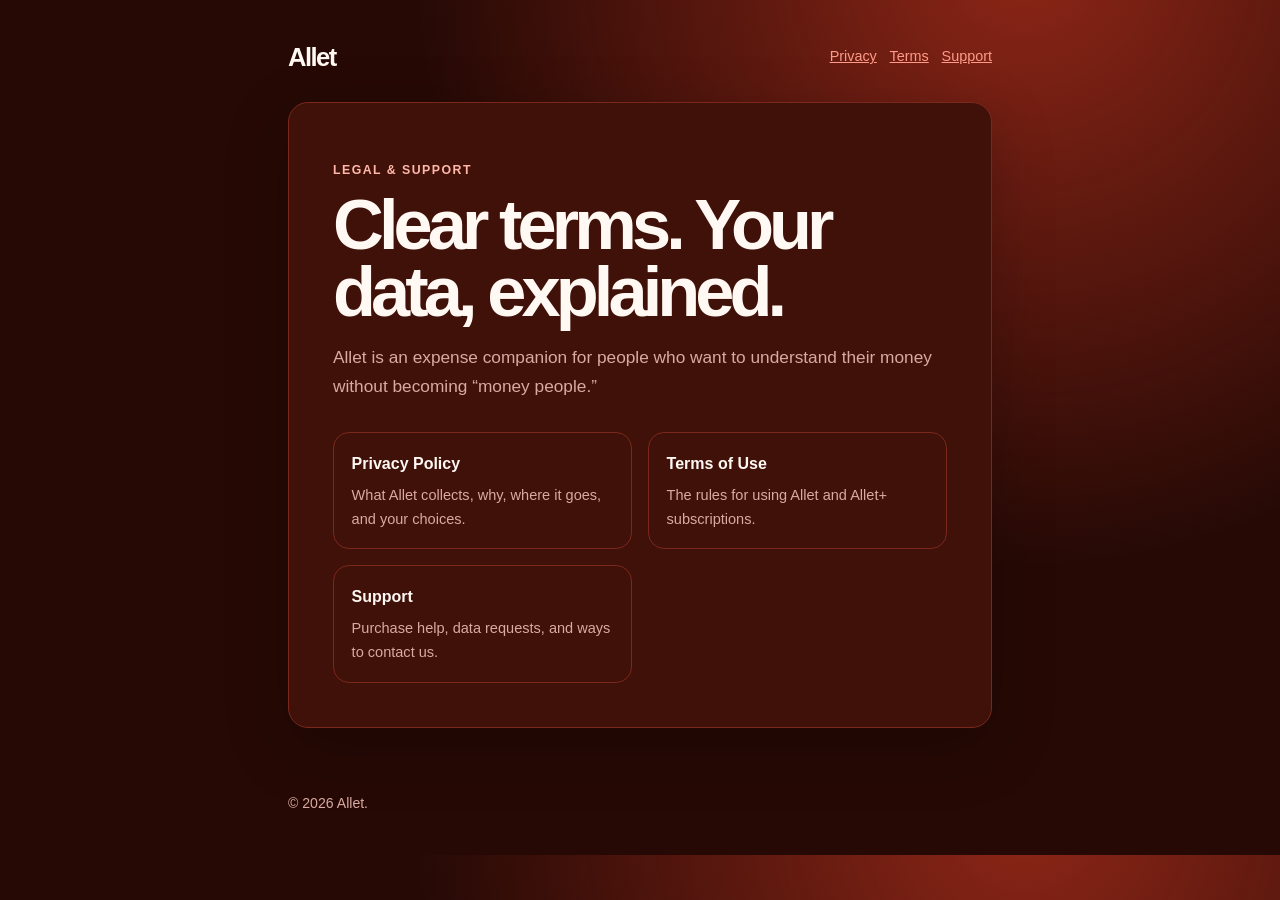
<file: index.html>
<!doctype html>
<html lang="en">
  <head>
    <meta charset="utf-8">
    <meta name="viewport" content="width=device-width, initial-scale=1">
    <title>Allet legal &amp; support</title>
    <link rel="stylesheet" href="./assets/site.css">
  </head>
  <body>
    <header>
      <a class="brand" href="./">Allet</a>
      <nav aria-label="Legal pages">
        <a href="./privacy/">Privacy</a><a href="./terms/">Terms</a><a href="./support/">Support</a>
      </nav>
    </header>
    <main>
      <section class="card">
        <p class="eyebrow">Legal &amp; support</p>
        <h1>Clear terms. Your data, explained.</h1>
        <p class="lede">Allet is an expense companion for people who want to understand their money without becoming “money people.”</p>
        <div class="grid">
          <a class="link-card" href="./privacy/"><strong>Privacy Policy</strong><span>What Allet collects, why, where it goes, and your choices.</span></a>
          <a class="link-card" href="./terms/"><strong>Terms of Use</strong><span>The rules for using Allet and Allet+ subscriptions.</span></a>
          <a class="link-card" href="./support/"><strong>Support</strong><span>Purchase help, data requests, and ways to contact us.</span></a>
        </div>
      </section>
    </main>
    <footer>© 2026 Allet.</footer>
  </body>
</html>
</file>
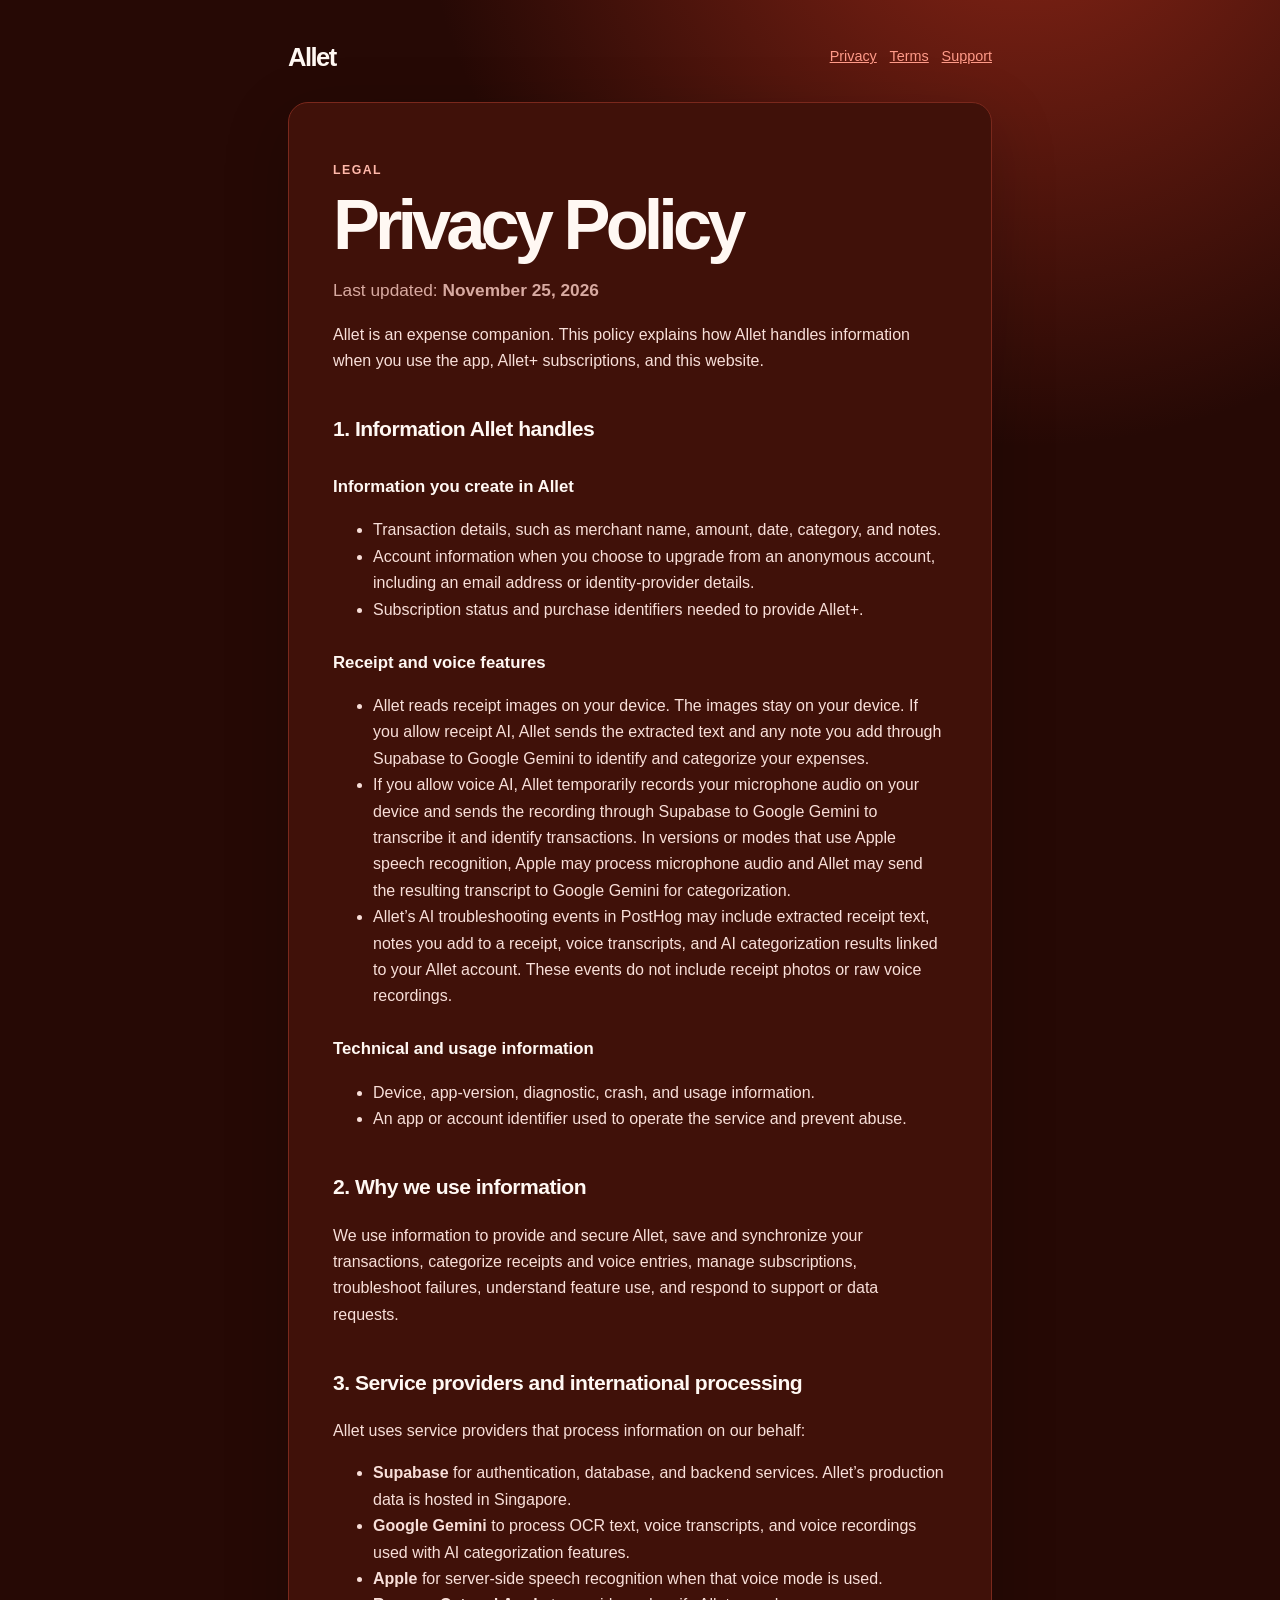
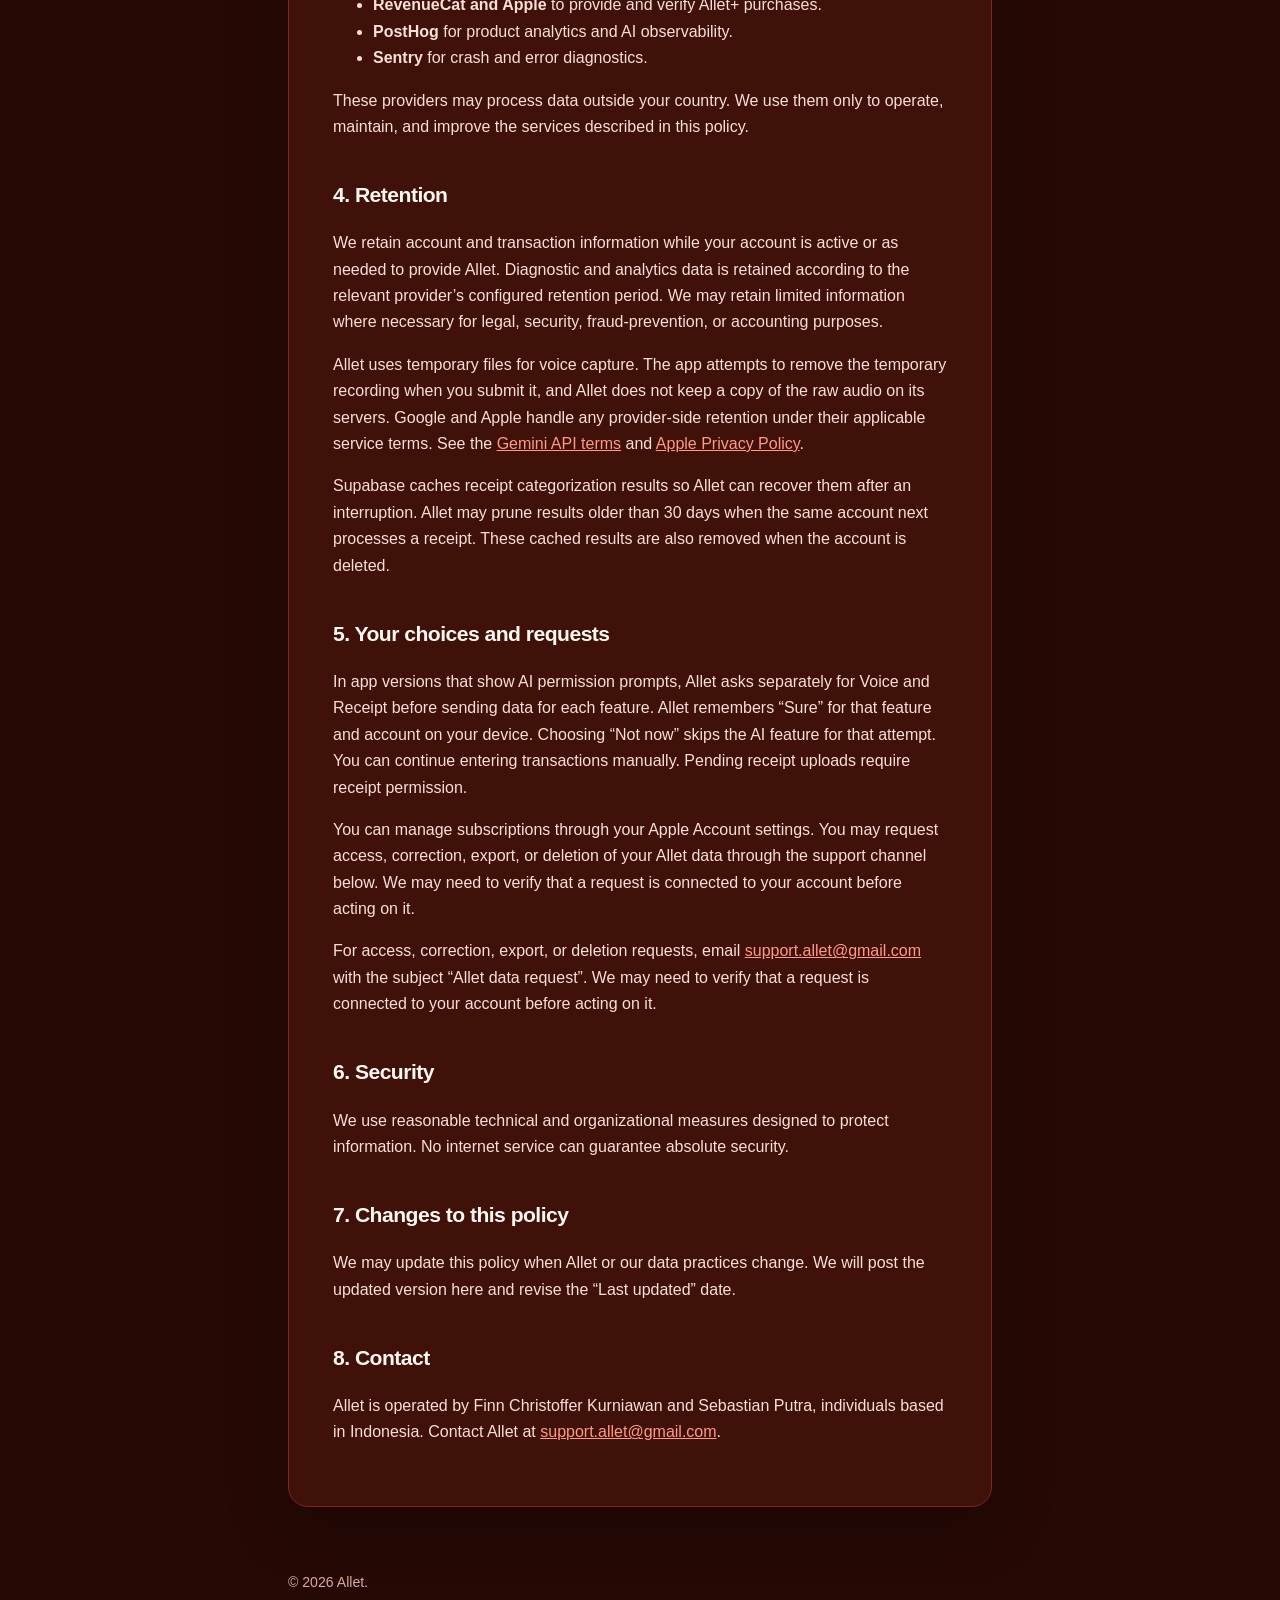
<file: privacy/index.html>
<!doctype html>
<html lang="en">
  <head>
    <meta charset="utf-8">
    <meta name="viewport" content="width=device-width, initial-scale=1">
    <title>Privacy Policy — Allet</title>
    <link rel="stylesheet" href="../assets/site.css">
  </head>
  <body>
    <header>
      <a class="brand" href="../">Allet</a>
      <nav aria-label="Legal pages"><a aria-current="page" href="./">Privacy</a><a href="../terms/">Terms</a><a href="../support/">Support</a></nav>
    </header>
    <main><article class="card">
      <p class="eyebrow">Legal</p><h1>Privacy Policy</h1>
      <p class="lede">Last updated: <strong>November 25, 2026</strong></p>
      <p>Allet is an expense companion. This policy explains how Allet handles information when you use the app, Allet+ subscriptions, and this website.</p>

      <h2>1. Information Allet handles</h2>
      <h3>Information you create in Allet</h3>
      <ul><li>Transaction details, such as merchant name, amount, date, category, and notes.</li><li>Account information when you choose to upgrade from an anonymous account, including an email address or identity-provider details.</li><li>Subscription status and purchase identifiers needed to provide Allet+.</li></ul>
      <h3>Receipt and voice features</h3>
      <ul>
        <li>Allet reads receipt images on your device. The images stay on your device. If you allow receipt AI, Allet sends the extracted text and any note you add through Supabase to Google Gemini to identify and categorize your expenses.</li>
        <li>If you allow voice AI, Allet temporarily records your microphone audio on your device and sends the recording through Supabase to Google Gemini to transcribe it and identify transactions. In versions or modes that use Apple speech recognition, Apple may process microphone audio and Allet may send the resulting transcript to Google Gemini for categorization.</li>
        <li>Allet’s AI troubleshooting events in PostHog may include extracted receipt text, notes you add to a receipt, voice transcripts, and AI categorization results linked to your Allet account. These events do not include receipt photos or raw voice recordings.</li>
      </ul>
      <h3>Technical and usage information</h3>
      <ul><li>Device, app-version, diagnostic, crash, and usage information.</li><li>An app or account identifier used to operate the service and prevent abuse.</li></ul>

      <h2>2. Why we use information</h2>
      <p>We use information to provide and secure Allet, save and synchronize your transactions, categorize receipts and voice entries, manage subscriptions, troubleshoot failures, understand feature use, and respond to support or data requests.</p>

      <h2>3. Service providers and international processing</h2>
      <p>Allet uses service providers that process information on our behalf:</p>
      <ul><li><strong>Supabase</strong> for authentication, database, and backend services. Allet’s production data is hosted in Singapore.</li><li><strong>Google Gemini</strong> to process OCR text, voice transcripts, and voice recordings used with AI categorization features.</li><li><strong>Apple</strong> for server-side speech recognition when that voice mode is used.</li><li><strong>RevenueCat and Apple</strong> to provide and verify Allet+ purchases.</li><li><strong>PostHog</strong> for product analytics and AI observability.</li><li><strong>Sentry</strong> for crash and error diagnostics.</li></ul>
      <p>These providers may process data outside your country. We use them only to operate, maintain, and improve the services described in this policy.</p>

      <h2>4. Retention</h2>
      <p>We retain account and transaction information while your account is active or as needed to provide Allet. Diagnostic and analytics data is retained according to the relevant provider’s configured retention period. We may retain limited information where necessary for legal, security, fraud-prevention, or accounting purposes.</p>

      <p>Allet uses temporary files for voice capture. The app attempts to remove the temporary recording when you submit it, and Allet does not keep a copy of the raw audio on its servers. Google and Apple handle any provider-side retention under their applicable service terms. See the <a href="https://ai.google.dev/gemini-api/terms">Gemini API terms</a> and <a href="https://www.apple.com/legal/privacy/">Apple Privacy Policy</a>.</p>
      <p>Supabase caches receipt categorization results so Allet can recover them after an interruption. Allet may prune results older than 30 days when the same account next processes a receipt. These cached results are also removed when the account is deleted.</p>

      <h2>5. Your choices and requests</h2>
      <p>In app versions that show AI permission prompts, Allet asks separately for Voice and Receipt before sending data for each feature. Allet remembers “Sure” for that feature and account on your device. Choosing “Not now” skips the AI feature for that attempt. You can continue entering transactions manually. Pending receipt uploads require receipt permission.</p>
      <p>You can manage subscriptions through your Apple Account settings. You may request access, correction, export, or deletion of your Allet data through the support channel below. We may need to verify that a request is connected to your account before acting on it.</p>
      <p>For access, correction, export, or deletion requests, email <a href="mailto:support.allet@gmail.com?subject=Allet%20data%20request">support.allet@gmail.com</a> with the subject “Allet data request”. We may need to verify that a request is connected to your account before acting on it.</p>

      <h2>6. Security</h2>
      <p>We use reasonable technical and organizational measures designed to protect information. No internet service can guarantee absolute security.</p>

      <h2>7. Changes to this policy</h2>
      <p>We may update this policy when Allet or our data practices change. We will post the updated version here and revise the “Last updated” date.</p>

      <h2>8. Contact</h2>
      <p>Allet is operated by Finn Christoffer Kurniawan and Sebastian Putra, individuals based in Indonesia. Contact Allet at <a href="mailto:support.allet@gmail.com">support.allet@gmail.com</a>.</p>
    </article></main>
    <footer>© 2026 Allet.</footer>
  </body>
</html>
</file>
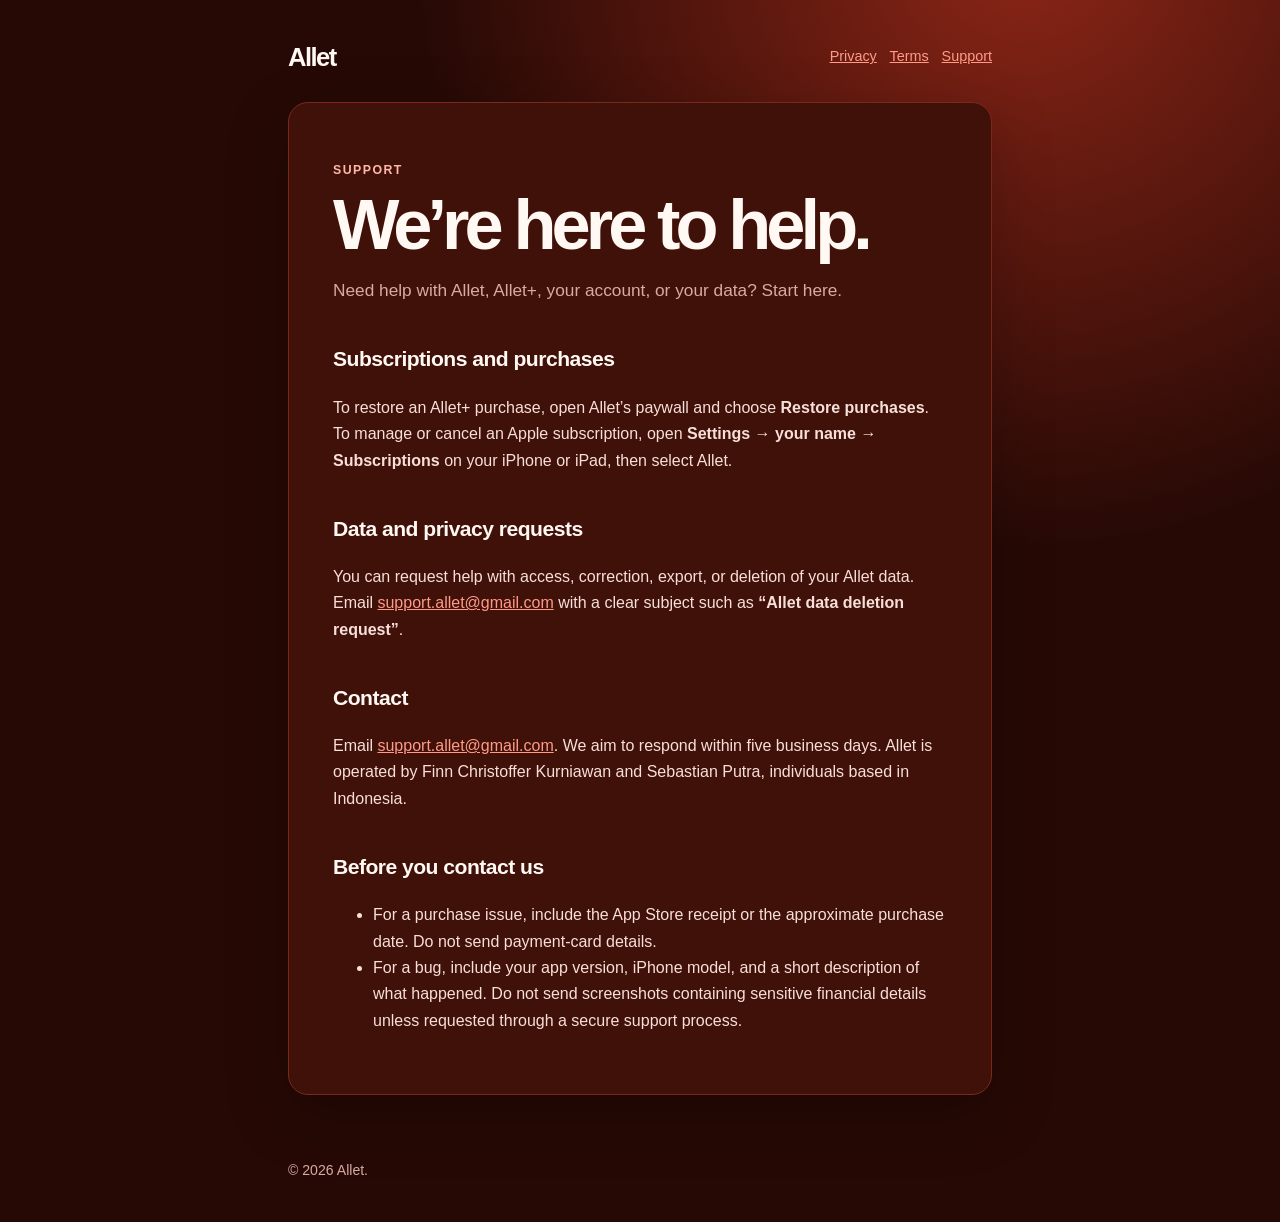
<file: support/index.html>
<!doctype html>
<html lang="en">
  <head>
    <meta charset="utf-8">
    <meta name="viewport" content="width=device-width, initial-scale=1">
    <title>Support — Allet</title>
    <link rel="stylesheet" href="../assets/site.css">
  </head>
  <body>
    <header><a class="brand" href="../">Allet</a><nav aria-label="Legal pages"><a href="../privacy/">Privacy</a><a href="../terms/">Terms</a><a aria-current="page" href="./">Support</a></nav></header>
    <main><article class="card">
      <p class="eyebrow">Support</p><h1>We’re here to help.</h1>
      <p class="lede">Need help with Allet, Allet+, your account, or your data? Start here.</p>
      <h2>Subscriptions and purchases</h2>
      <p>To restore an Allet+ purchase, open Allet’s paywall and choose <strong>Restore purchases</strong>. To manage or cancel an Apple subscription, open <strong>Settings → your name → Subscriptions</strong> on your iPhone or iPad, then select Allet.</p>
      <h2>Data and privacy requests</h2>
      <p>You can request help with access, correction, export, or deletion of your Allet data. Email <a href="mailto:support.allet@gmail.com?subject=Allet%20data%20deletion%20request">support.allet@gmail.com</a> with a clear subject such as <strong>“Allet data deletion request”</strong>.</p>
      <h2>Contact</h2>
      <p>Email <a href="mailto:support.allet@gmail.com">support.allet@gmail.com</a>. We aim to respond within five business days. Allet is operated by Finn Christoffer Kurniawan and Sebastian Putra, individuals based in Indonesia.</p>
      <h2>Before you contact us</h2>
      <ul><li>For a purchase issue, include the App Store receipt or the approximate purchase date. Do not send payment-card details.</li><li>For a bug, include your app version, iPhone model, and a short description of what happened. Do not send screenshots containing sensitive financial details unless requested through a secure support process.</li></ul>
    </article></main>
    <footer>© 2026 Allet.</footer>
  </body>
</html>
</file>
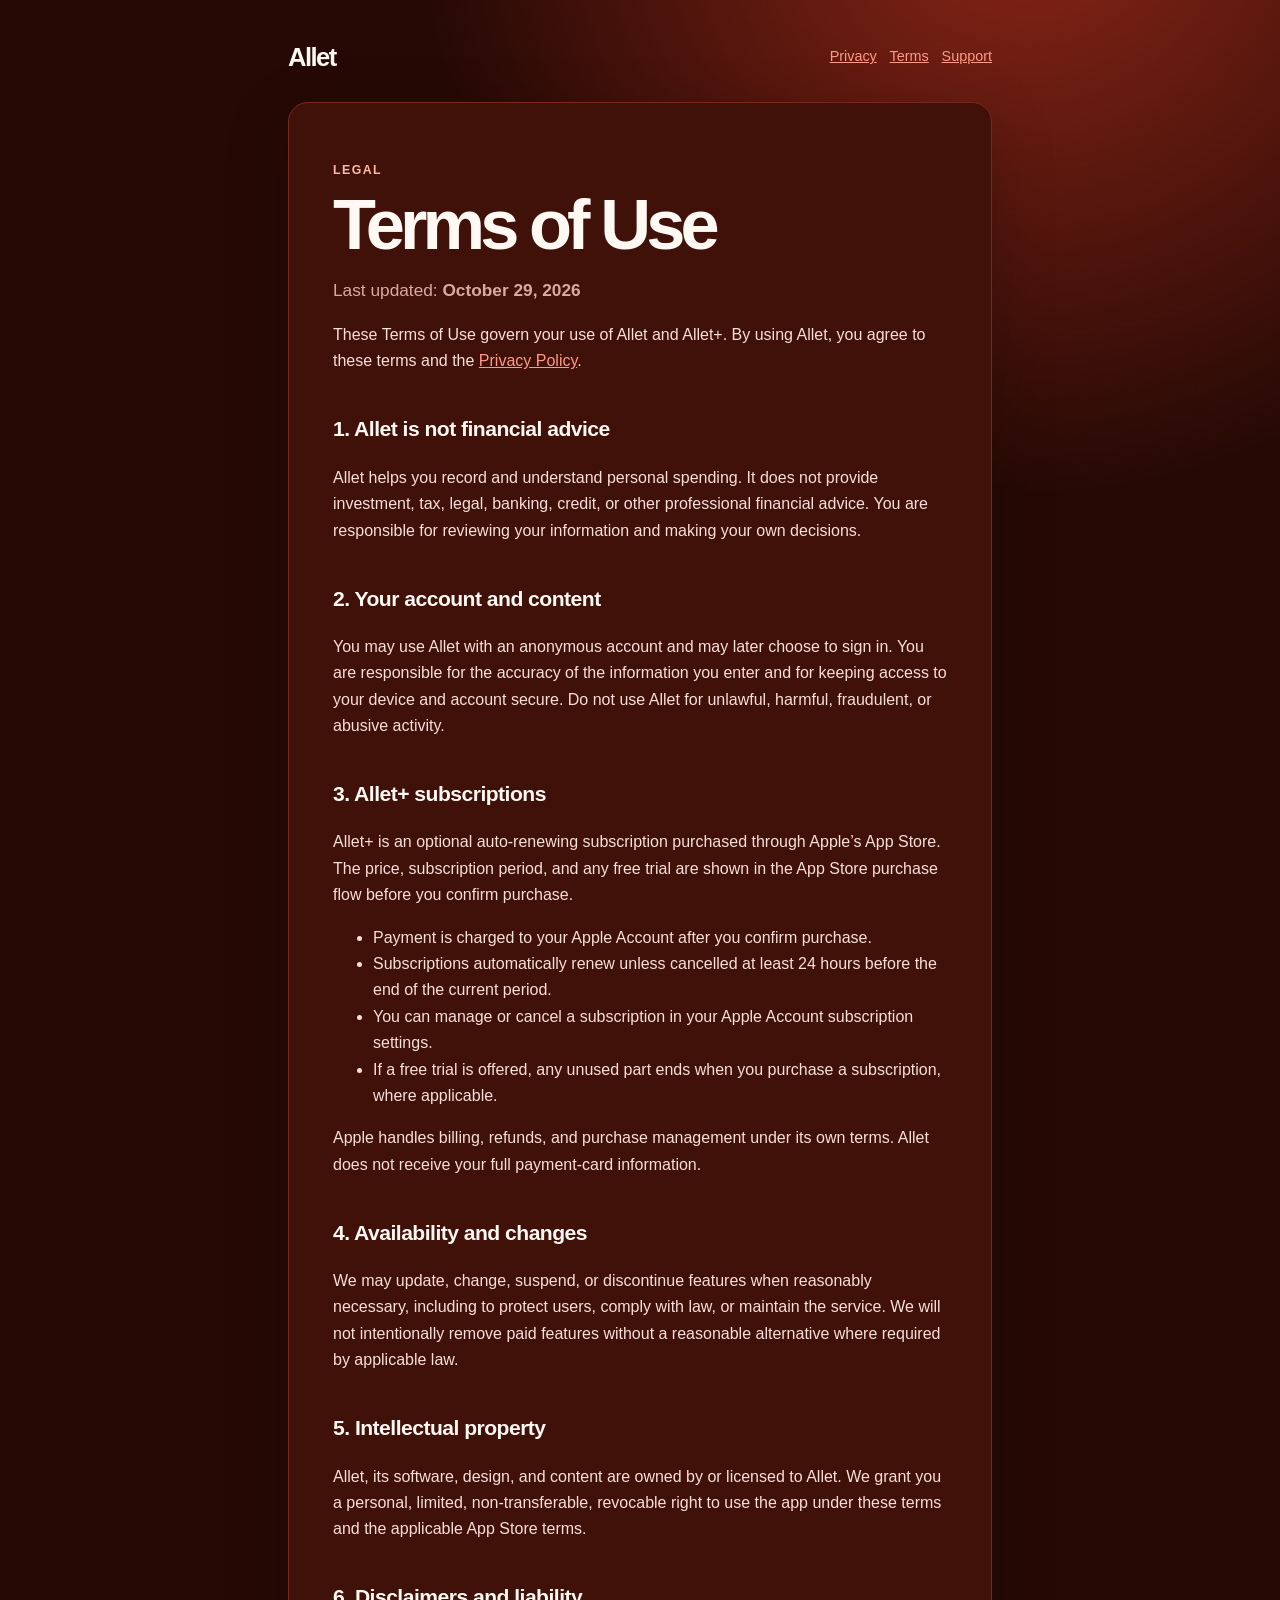
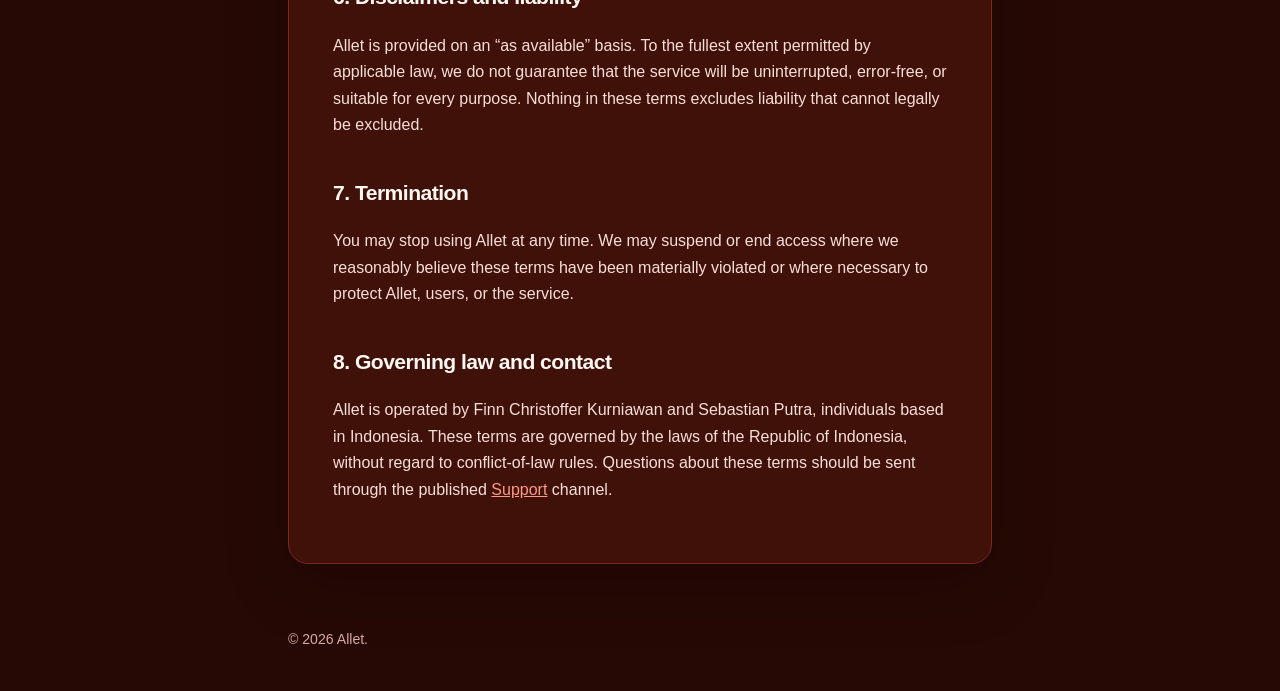
<file: terms/index.html>
<!doctype html>
<html lang="en">
  <head>
    <meta charset="utf-8">
    <meta name="viewport" content="width=device-width, initial-scale=1">
    <title>Terms of Use — Allet</title>
    <link rel="stylesheet" href="../assets/site.css">
  </head>
  <body>
    <header><a class="brand" href="../">Allet</a><nav aria-label="Legal pages"><a href="../privacy/">Privacy</a><a aria-current="page" href="./">Terms</a><a href="../support/">Support</a></nav></header>
    <main><article class="card">
      <p class="eyebrow">Legal</p><h1>Terms of Use</h1>
      <p class="lede">Last updated: <strong>October 29, 2026</strong></p>
      <p>These Terms of Use govern your use of Allet and Allet+. By using Allet, you agree to these terms and the <a href="../privacy/">Privacy Policy</a>.</p>

      <h2>1. Allet is not financial advice</h2>
      <p>Allet helps you record and understand personal spending. It does not provide investment, tax, legal, banking, credit, or other professional financial advice. You are responsible for reviewing your information and making your own decisions.</p>

      <h2>2. Your account and content</h2>
      <p>You may use Allet with an anonymous account and may later choose to sign in. You are responsible for the accuracy of the information you enter and for keeping access to your device and account secure. Do not use Allet for unlawful, harmful, fraudulent, or abusive activity.</p>

      <h2>3. Allet+ subscriptions</h2>
      <p>Allet+ is an optional auto-renewing subscription purchased through Apple’s App Store. The price, subscription period, and any free trial are shown in the App Store purchase flow before you confirm purchase.</p>
      <ul><li>Payment is charged to your Apple Account after you confirm purchase.</li><li>Subscriptions automatically renew unless cancelled at least 24 hours before the end of the current period.</li><li>You can manage or cancel a subscription in your Apple Account subscription settings.</li><li>If a free trial is offered, any unused part ends when you purchase a subscription, where applicable.</li></ul>
      <p>Apple handles billing, refunds, and purchase management under its own terms. Allet does not receive your full payment-card information.</p>

      <h2>4. Availability and changes</h2>
      <p>We may update, change, suspend, or discontinue features when reasonably necessary, including to protect users, comply with law, or maintain the service. We will not intentionally remove paid features without a reasonable alternative where required by applicable law.</p>

      <h2>5. Intellectual property</h2>
      <p>Allet, its software, design, and content are owned by or licensed to Allet. We grant you a personal, limited, non-transferable, revocable right to use the app under these terms and the applicable App Store terms.</p>

      <h2>6. Disclaimers and liability</h2>
      <p>Allet is provided on an “as available” basis. To the fullest extent permitted by applicable law, we do not guarantee that the service will be uninterrupted, error-free, or suitable for every purpose. Nothing in these terms excludes liability that cannot legally be excluded.</p>

      <h2>7. Termination</h2>
      <p>You may stop using Allet at any time. We may suspend or end access where we reasonably believe these terms have been materially violated or where necessary to protect Allet, users, or the service.</p>

      <h2>8. Governing law and contact</h2>
      <p>Allet is operated by Finn Christoffer Kurniawan and Sebastian Putra, individuals based in Indonesia. These terms are governed by the laws of the Republic of Indonesia, without regard to conflict-of-law rules. Questions about these terms should be sent through the published <a href="../support/">Support</a> channel.</p>
    </article></main>
    <footer>© 2026 Allet.</footer>
  </body>
</html>
</file>
<file: assets/site.css>
:root {
  color-scheme: dark;
  --ink: #fff8f3;
  --muted: #d8aaa1;
  --accent: #ff634e;
  --surface: #49130a;
  --line: #7a281c;
  --bg: #260905;
}

* { box-sizing: border-box; }

body {
  margin: 0;
  background: radial-gradient(circle at 80% -5%, #8d2617, transparent 38rem), var(--bg);
  color: var(--ink);
  font: 16px/1.65 ui-rounded, "Avenir Next", Avenir, "Helvetica Neue", Arial, sans-serif;
}

a { color: #ff9a88; }
a:focus-visible { outline: 3px solid #fff; outline-offset: 3px; }

header, main, footer { width: min(44rem, calc(100% - 2.5rem)); margin: auto; }

header { padding: 2.25rem 0 1.5rem; display: flex; align-items: center; justify-content: space-between; gap: 1rem; }
.brand { color: var(--ink); font-size: 1.6rem; font-weight: 800; letter-spacing: -.06em; text-decoration: none; }
nav { display: flex; flex-wrap: wrap; gap: .8rem; }
nav a { font-size: .9rem; }

main { padding-bottom: 3rem; }
.card { background: color-mix(in srgb, var(--surface) 88%, black); border: 1px solid var(--line); border-radius: 1.25rem; padding: clamp(1.5rem, 5vw, 2.75rem); box-shadow: 0 1.2rem 4rem rgb(0 0 0 / .22); }
.eyebrow { color: #ffb8aa; font-size: .77rem; font-weight: 800; letter-spacing: .12em; text-transform: uppercase; }
h1 { max-width: 15ch; margin: .35rem 0 .65rem; font-size: clamp(2.25rem, 9vw, 4.4rem); line-height: .95; letter-spacing: -.07em; }
h2 { margin-top: 2.35rem; font-size: 1.32rem; letter-spacing: -.025em; }
h3 { margin-top: 1.6rem; font-size: 1.05rem; }
p, li { color: #f8dfd9; }
.lede { max-width: 42rem; color: var(--muted); font-size: 1.08rem; }
.notice { border-left: 3px solid var(--accent); margin: 1.6rem 0; padding: .75rem 1rem; background: rgb(255 99 78 / .12); color: #ffe6e0; }
.grid { display: grid; grid-template-columns: repeat(auto-fit, minmax(13rem, 1fr)); gap: 1rem; margin-top: 2rem; }
.link-card { display: block; border: 1px solid var(--line); border-radius: 1rem; padding: 1.1rem; color: var(--ink); text-decoration: none; }
.link-card:hover { background: rgb(255 255 255 / .06); }
.link-card strong, .link-card span { display: block; }
.link-card span { color: var(--muted); font-size: .91rem; margin-top: .35rem; }
hr { border: 0; border-top: 1px solid var(--line); margin: 2.25rem 0; }
footer { padding: 1rem 0 2.5rem; color: var(--muted); font-size: .88rem; }

@media (max-width: 32rem) { header { align-items: flex-start; flex-direction: column; } }
</file>
